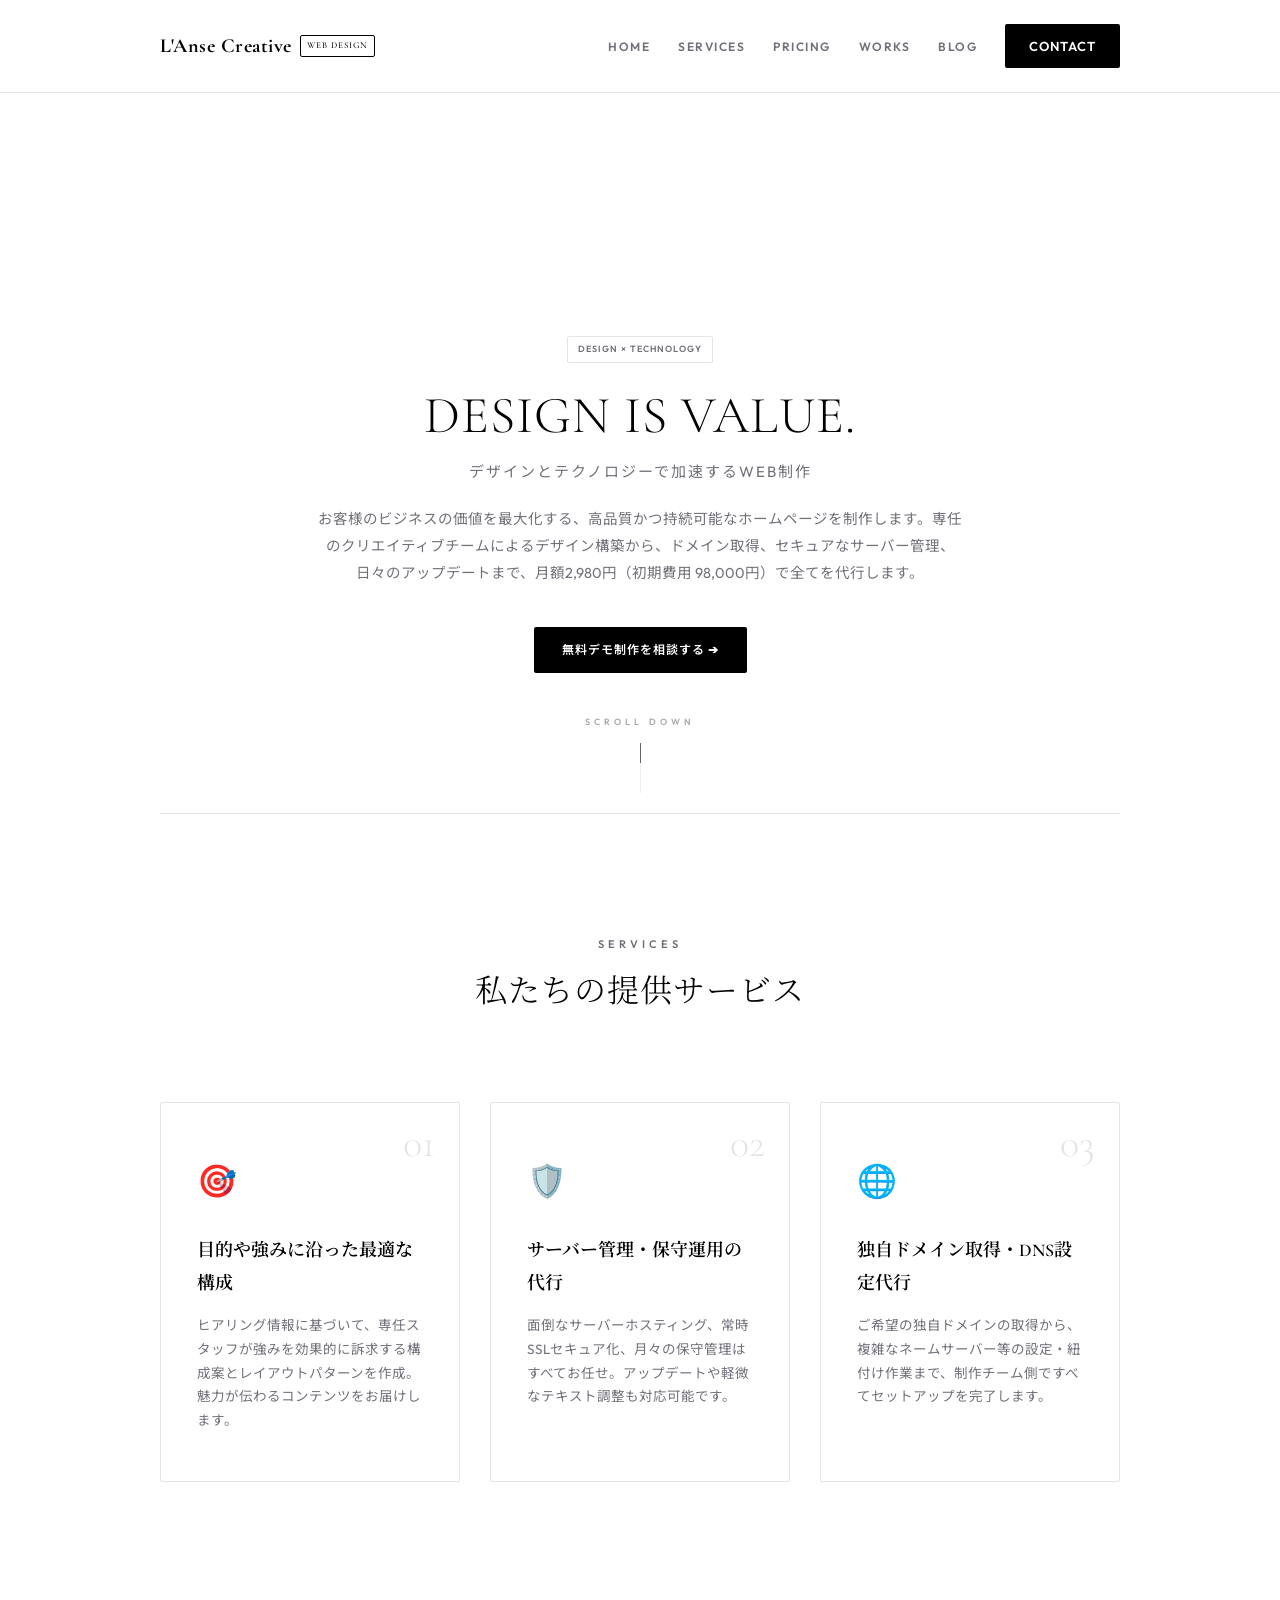
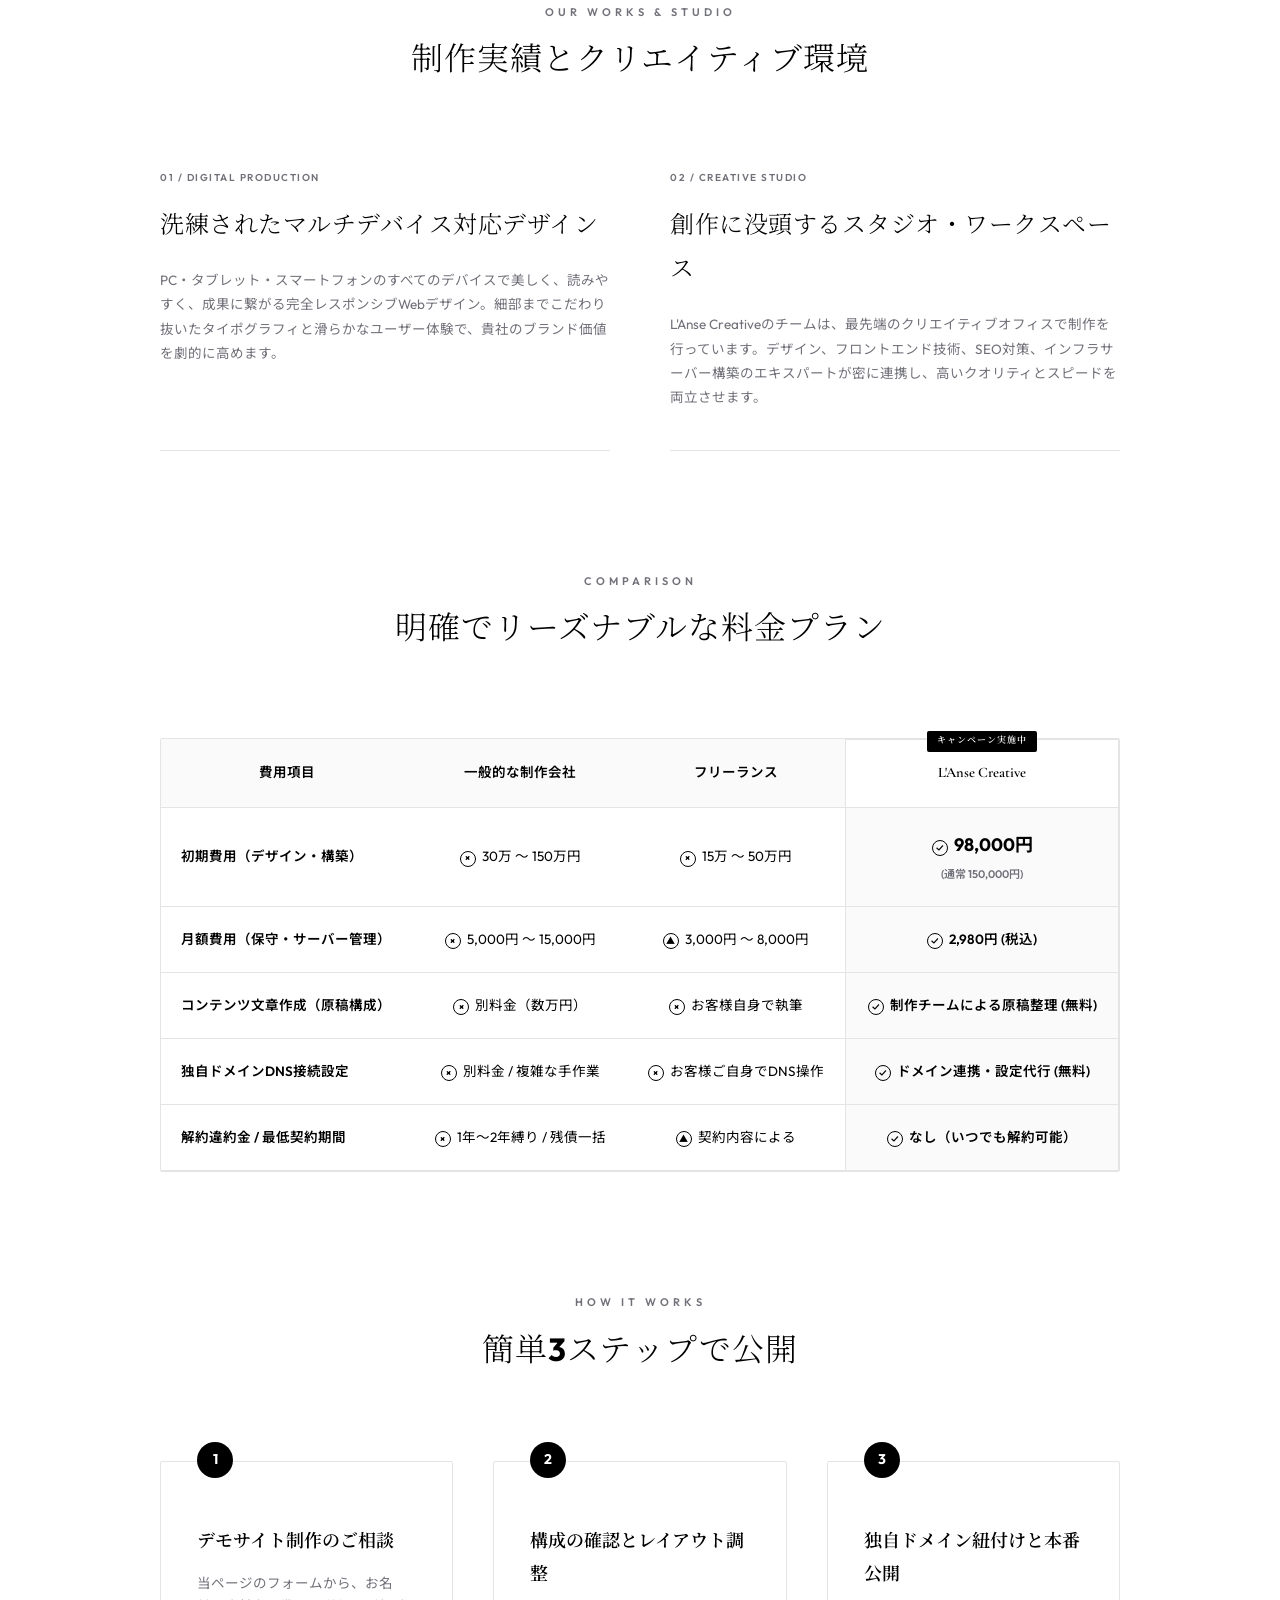
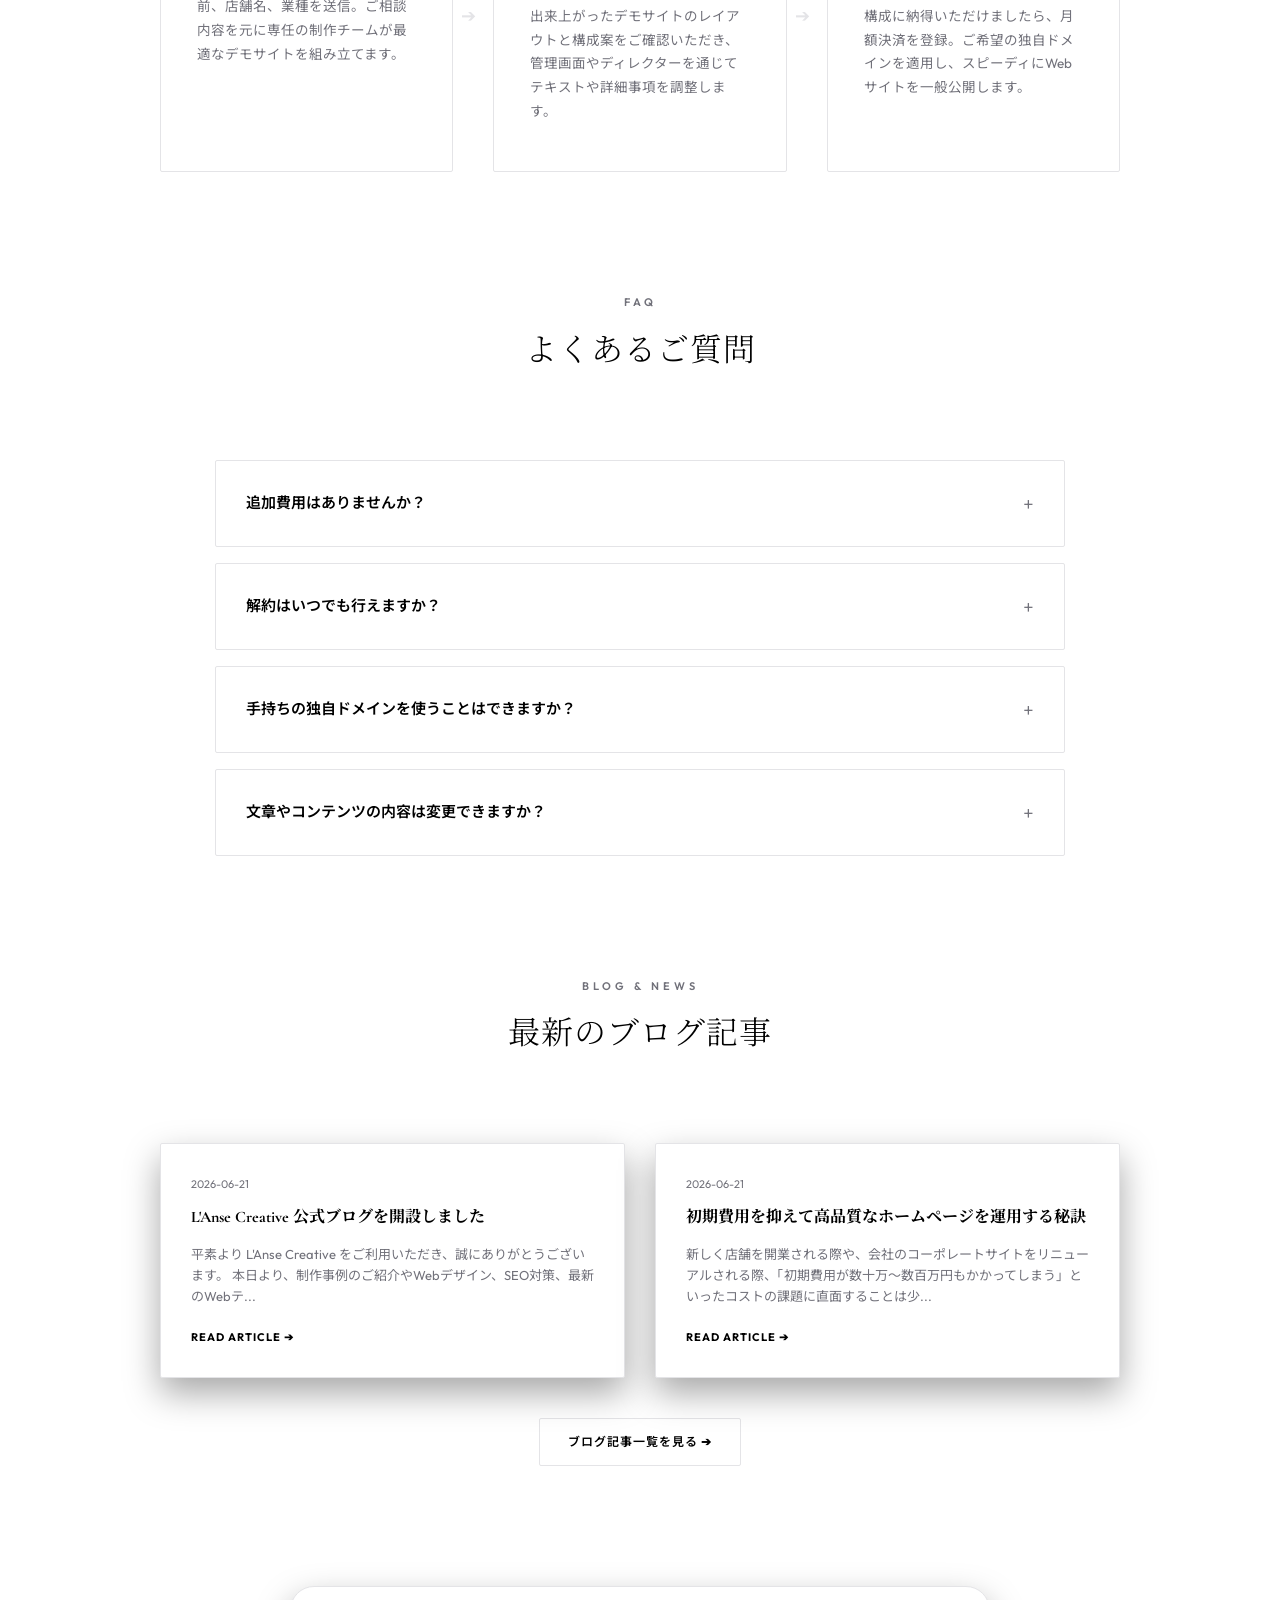
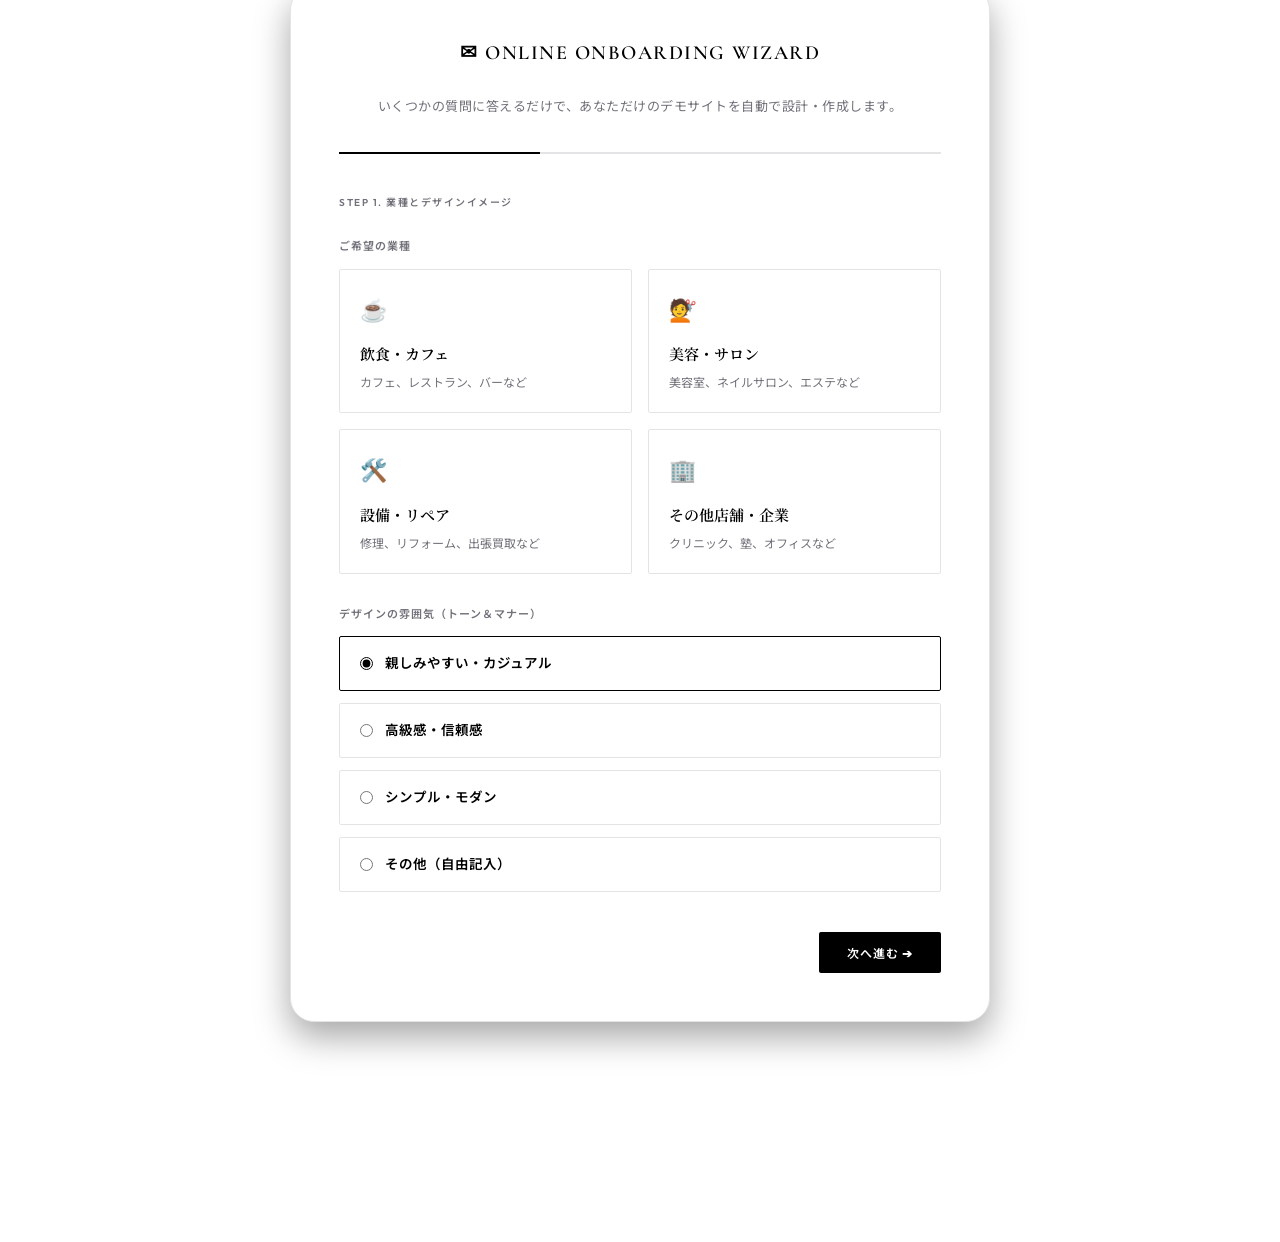
<file: index.html>
<!DOCTYPE html>
<html lang="ja">
<head>
  <meta charset="UTF-8">
  <meta name="viewport" content="width=device-width, initial-scale=1.0">
  <title>L'Anse Creative | 高品質ホームページ制作・運用保守パッケージ</title>
  <link rel="stylesheet" href="static/dashboard.css?v=1.0.6">
</head>
<body>

  <!-- Background Floating Shapes -->
  <div class="floating-shapes">
    <div class="shape shape-1"></div>
    <div class="shape shape-2"></div>
    <div class="shape shape-3"></div>
  </div>

  <!-- NAVBAR -->
  <header>
    <div class="nav-container">
      <a href="index.html" class="logo">L'Anse Creative<span>Web Design</span></a>
      <ul class="nav-menu">
        <li><a href="index.html" class="nav-link">HOME</a></li>
        <li><a href="#services-sec" class="nav-link">SERVICES</a></li>
        <li><a href="#pricing-sec" class="nav-link">PRICING</a></li>
        <li><a href="#works-sec" class="nav-link">WORKS</a></li>
        <li><a href="blog.html" class="nav-link">BLOG</a></li>
        <li><a href="#demoForm" class="btn btn-primary" style="padding: 10px 24px; font-size: 13px;">CONTACT</a></li>
      </ul>
    </div>
  </header>

  <div class="container">
    
    <!-- Success Alert -->
    <script>
      const urlParams = new URLSearchParams(window.location.search);
      if (urlParams.get('contact_success') === 'true') {
        document.write('<div class="alert alert-success">お問い合わせを受け付けました。ご記入いただいたメールアドレス宛てに、担当（susumu.miyashita@coedo-music.jp）よりご連絡いたします。</div>');
      }
    </script>

    <!-- HERO SECTION -->
    <div class="hero-wrapper">
      <div class="hero-container">
        <div class="hero-text">
          <div class="badge badge-warning" style="margin-bottom: 20px;">DESIGN × TECHNOLOGY</div>
          <h1>DESIGN IS VALUE.<span>デザインとテクノロジーで加速するWeb制作</span></h1>
          <p>お客様のビジネスの価値を最大化する、高品質かつ持続可能なホームページを制作します。専任のクリエイティブチームによるデザイン構築から、ドメイン取得、セキュアなサーバー管理、日々のアップデートまで、月額2,980円（初期費用 98,000円）で全てを代行します。</p>
          <a href="#demoForm" class="btn btn-primary">無料デモ制作を相談する ➔</a>
        </div>
        

      </div>
      
      <!-- Vertical Scroll Indicator -->
      <div class="scroll-indicator">
        <span>SCROLL DOWN</span>
        <div class="scroll-line"></div>
      </div>
    </div>

    <!-- SERVICES (3 FEATURES) -->
    <div class="section-title-wrap" id="services-sec">
      <span class="section-subtitle">Services</span>
      <h2 class="section-title">私たちの提供サービス</h2>
    </div>
    <div class="feature-list">
      <div class="feature-item">
        <div class="feature-number">01</div>
        <div class="feature-icon">🎯</div>
        <h3>目的や強みに沿った最適な構成</h3>
        <p>ヒアリング情報に基づいて、専任スタッフが強みを効果的に訴求する構成案とレイアウトパターンを作成。魅力が伝わるコンテンツをお届けします。</p>
      </div>
      <div class="feature-item">
        <div class="feature-number">02</div>
        <div class="feature-icon">🛡️</div>
        <h3>サーバー管理・保守運用の代行</h3>
        <p>面倒なサーバーホスティング、常時SSLセキュア化、月々の保守管理はすべてお任せ。アップデートや軽微なテキスト調整も対応可能です。</p>
      </div>
      <div class="feature-item">
        <div class="feature-number">03</div>
        <div class="feature-icon">🌐</div>
        <h3>独自ドメイン取得・DNS設定代行</h3>
        <p>ご希望の独自ドメインの取得から、複雑なネームサーバー等の設定・紐付け作業まで、制作チーム側ですべてセットアップを完了します。</p>
      </div>
    </div>

    <!-- WORKS & CREATIVE SPACE SECTION -->
    <div id="works-sec" style="margin-bottom: 120px;">
      <div class="section-title-wrap">
        <span class="section-subtitle">Our Works & Studio</span>
        <h2 class="section-title">制作実績とクリエイティブ環境</h2>
      </div>
      <div class="works-grid">
        <div class="work-item">
          <div class="work-info">
            <span class="work-category">01 / DIGITAL PRODUCTION</span>
            <h3 class="work-title">洗練されたマルチデバイス対応デザイン</h3>
            <p class="work-desc">PC・タブレット・スマートフォンのすべてのデバイスで美しく、読みやすく、成果に繋がる完全レスポンシブWebデザイン。細部までこだわり抜いたタイポグラフィと滑らかなユーザー体験で、貴社のブランド価値を劇的に高めます。</p>
          </div>
        </div>
        <div class="work-item">
          <div class="work-info">
            <span class="work-category">02 / CREATIVE STUDIO</span>
            <h3 class="work-title">創作に没頭するスタジオ・ワークスペース</h3>
            <p class="work-desc">L'Anse Creativeのチームは、最先端のクリエイティブオフィスで制作を行っています。デザイン、フロントエンド技術、SEO対策、インフラサーバー構築のエキスパートが密に連携し、高いクオリティとスピードを両立させます。</p>
          </div>
        </div>
      </div>
    </div>
    
    <!-- PRICING SECTION -->
    <div class="pricing-section" id="pricing-sec">
      <div class="section-title-wrap">
        <span class="section-subtitle">Comparison</span>
        <h2 class="section-title">明確でリーズナブルな料金プラン</h2>
      </div>
      <div class="pricing-table-wrapper">
        <table class="pricing-table">
          <thead>
            <tr>
              <th>費用項目</th>
              <th>一般的な制作会社</th>
              <th>フリーランス</th>
              <th class="highlight">
                <div class="pricing-badge-wrap">
                  <span class="pricing-badge">キャンペーン実施中</span>
                </div>
                L'Anse Creative
              </th>
            </tr>
          </thead>
          <tbody>
            <tr>
              <td class="feature-name">初期費用（デザイン・構築）</td>
              <td><span class="pricing-val"><span class="status-icon bad emphasized">×</span>30万 〜 150万円</span></td>
              <td><span class="pricing-val"><span class="status-icon bad emphasized">×</span>15万 〜 50万円</span></td>
              <td class="highlight"><span class="pricing-val"><div class="pricing-mobile-badge">キャンペーン実施中</div><span class="status-icon good">✓</span><span style="font-size:18px;font-weight:700;">98,000円</span><br><span style="font-size:11px;color:var(--text-muted);">(通常 150,000円)</span></span></td>
            </tr>
            <tr>
              <td class="feature-name">月額費用（保守・サーバー管理）</td>
              <td><span class="pricing-val"><span class="status-icon bad emphasized">×</span>5,000円 〜 15,000円</span></td>
              <td><span class="pricing-val"><span class="status-icon warning emphasized">▲</span>3,000円 〜 8,000円</span></td>
              <td class="highlight"><span class="pricing-val"><span class="status-icon good">✓</span>2,980円 (税込)</span></td>
            </tr>
            <tr>
              <td class="feature-name">コンテンツ文章作成（原稿構成）</td>
              <td><span class="pricing-val"><span class="status-icon bad emphasized">×</span>別料金（数万円）</span></td>
              <td><span class="pricing-val"><span class="status-icon bad emphasized">×</span>お客様自身で執筆</span></td>
              <td class="highlight"><span class="pricing-val"><span class="status-icon good">✓</span>制作チームによる原稿整理 (無料)</span></td>
            </tr>
            <tr>
              <td class="feature-name">独自ドメインDNS接続設定</td>
              <td><span class="pricing-val"><span class="status-icon bad emphasized">×</span>別料金 / 複雑な手作業</span></td>
              <td><span class="pricing-val"><span class="status-icon bad emphasized">×</span>お客様ご自身でDNS操作</span></td>
              <td class="highlight"><span class="pricing-val"><span class="status-icon good">✓</span>ドメイン連携・設定代行 (無料)</span></td>
            </tr>
            <tr>
              <td class="feature-name">解約違約金 / 最低契約期間</td>
              <td><span class="pricing-val"><span class="status-icon bad emphasized">×</span>1年〜2年縛り / 残債一括</span></td>
              <td><span class="pricing-val"><span class="status-icon warning emphasized">▲</span>契約内容による</span></td>
              <td class="highlight"><span class="pricing-val"><span class="status-icon good">✓</span>なし（いつでも解約可能）</span></td>
            </tr>
          </tbody>
        </table>
      </div>
    </div>

    <!-- STEPS SECTION -->
    <div class="steps-section">
      <div class="section-title-wrap">
        <span class="section-subtitle">How it works</span>
        <h2 class="section-title">簡単<span style="font-family:var(--font-family);font-weight:700;">3</span>ステップで公開</h2>
      </div>
      <div class="steps-grid">
        <div class="step-card">
          <span class="step-number">1</span>
          <h3>デモサイト制作のご相談</h3>
          <p>当ページのフォームから、お名前、店舗名、業種を送信。ご相談内容を元に専任の制作チームが最適なデモサイトを組み立てます。</p>
        </div>
        <div class="step-card">
          <span class="step-number">2</span>
          <h3>構成の確認とレイアウト調整</h3>
          <p>出来上がったデモサイトのレイアウトと構成案をご確認いただき、管理画面やディレクターを通じてテキストや詳細事項を調整します。</p>
        </div>
        <div class="step-card">
          <span class="step-number">3</span>
          <h3>独自ドメイン紐付けと本番公開</h3>
          <p>構成に納得いただけましたら、月額決済を登録。ご希望の独自ドメインを適用し、スピーディにWebサイトを一般公開します。</p>
        </div>
      </div>
    </div>

    <!-- FAQ SECTION -->
    <div class="faq-section">
      <div class="section-title-wrap">
        <span class="section-subtitle">FAQ</span>
        <h2 class="section-title">よくあるご質問</h2>
      </div>
      <div class="faq-list">
        <div class="faq-item">
          <div class="faq-question">追加費用はありませんか？</div>
          <div class="faq-answer">
            <div class="faq-answer-inner">
              はい、初期費用98,000円（通常150,000円・税込）と月額2,980円（税込）以外に追加の費用は一切発生しません。ドメインの接続設定や常時SSL対応、サーバー維持費、日々の保守管理サービスなどはすべて月額費用に含まれております。
            </div>
          </div>
        </div>
        <div class="faq-item">
          <div class="faq-question">解約はいつでも行えますか？</div>
          <div class="faq-answer">
            <div class="faq-answer-inner">
              はい、契約期間の縛りや解約違約金などは一切ございません。
            </div>
          </div>
        </div>
        <div class="faq-item">
          <div class="faq-question">手持ちの独自ドメインを使うことはできますか？</div>
          <div class="faq-answer">
            <div class="faq-answer-inner">
              はい、お客様がすでにお持ちの独自ドメイン（お名前.comやムームードメイン等の管理ドメイン）を紐付けて本番サイトとして公開できます。
            </div>
          </div>
        </div>
        <div class="faq-item">
          <div class="faq-question">文章やコンテンツの内容は変更できますか？</div>
          <div class="faq-answer">
            <div class="faq-answer-inner">
              はい、デモ作成後に提供される専用管理画面から、キャッチコピー、紹介文、各種メニューやプランのテキスト内容をいつでも自由に変更・更新していただけます。
            </div>
          </div>
        </div>
      </div>
    </div>

    <!-- RECENT BLOGS SECTION -->
    
      <div class="blog-preview-section" style="margin: 120px 0;">
        <div class="section-title-wrap">
          <span class="section-subtitle">Blog & News</span>
          <h2 class="section-title">最新のブログ記事</h2>
        </div>
        <div class="blog-preview-grid" style="display: grid; grid-template-columns: repeat(auto-fit, minmax(280px, 1fr)); gap: 30px; margin-top: 40px;">
          
            <article class="blog-preview-card card" style="padding: 30px; display: flex; flex-direction: column; justify-content: space-between; border-radius: 2px;">
              <div>
                <span style="font-size: 11px; color: var(--text-muted); display: block; margin-bottom: 8px;">2026-06-21</span>
                <h3 style="font-size: 16px; font-weight: 700; margin-bottom: 12px; font-family: var(--font-header);"><a href="blog_detail_1.html" style="color: var(--text-main);">L'Anse Creative 公式ブログを開設しました</a></h3>
                <p style="font-size: 13px; color: var(--text-muted); line-height: 1.6; margin-bottom: 20px;">平素より L'Anse Creative をご利用いただき、誠にありがとうございます。

本日より、制作事例のご紹介やWebデザイン、SEO対策、最新のWebテ...</p>
              </div>
              <a href="blog_detail_1.html" style="font-size: 11px; font-weight: 700; color: var(--text-main); text-transform: uppercase; letter-spacing: 1px;">READ ARTICLE ➔</a>
            </article>
          
            <article class="blog-preview-card card" style="padding: 30px; display: flex; flex-direction: column; justify-content: space-between; border-radius: 2px;">
              <div>
                <span style="font-size: 11px; color: var(--text-muted); display: block; margin-bottom: 8px;">2026-06-21</span>
                <h3 style="font-size: 16px; font-weight: 700; margin-bottom: 12px; font-family: var(--font-header);"><a href="blog_detail_2.html" style="color: var(--text-main);">初期費用を抑えて高品質なホームページを運用する秘訣</a></h3>
                <p style="font-size: 13px; color: var(--text-muted); line-height: 1.6; margin-bottom: 20px;">新しく店舗を開業される際や、会社のコーポレートサイトをリニューアルされる際、「初期費用が数十万〜数百万円もかかってしまう」といったコストの課題に直面することは少...</p>
              </div>
              <a href="blog_detail_2.html" style="font-size: 11px; font-weight: 700; color: var(--text-main); text-transform: uppercase; letter-spacing: 1px;">READ ARTICLE ➔</a>
            </article>
          
        </div>
        <div style="text-align: center; margin-top: 40px;">
          <a href="blog.html" class="btn btn-secondary">ブログ記事一覧を見る ➔</a>
        </div>
      </div>
    

    <!-- CONTACT FORM SECTION -->
    <div style="display:flex; justify-content:center; margin-bottom: 120px;">
      <div class="card" id="demoForm" style="max-width: 700px; width: 100%; padding: 48px;">
        <h2 class="card-title" style="text-align: center; font-size: 20px; font-weight: 600; margin-bottom: 10px; border-bottom: none; letter-spacing: 1.5px; text-transform: uppercase;">✉ ONLINE ONBOARDING WIZARD</h2>
        <p style="text-align: center; font-size: 13px; color: var(--text-muted); margin-bottom: 35px; letter-spacing: 0.5px; line-height: 1.6;">いくつかの質問に答えるだけで、あなただけのデモサイトを自動で設計・作成します。</p>
        
        <!-- Progress Bar -->
        <div class="wizard-progress-bar-wrap">
          <div class="wizard-progress-bar" id="wizardProgress"></div>
        </div>

        <form action="https://api.web3forms.com/submit" method="POST" id="wizardForm">
          <!-- Web3Forms Config -->
          <input type="hidden" name="access_key" value="af7913ef-c4b6-428c-baf5-cd7367700275">
          <input type="hidden" name="subject" value="【L'Anse Creative】新しいデモ制作・お問い合わせが届きました">
          <input type="hidden" name="from_name" value="L'Anse Creative お問い合わせ窓口">
          <input type="checkbox" name="botcheck" class="hidden" style="display: none;">
          <input type="hidden" name="redirect" value="https://myst0518.github.io/L-Anse-Creative/?contact_success=true">
          <!-- Step 1: Industry & Vibe -->
          <div class="wizard-step active" id="step1">
            <span class="wizard-subtitle">STEP 1. 業種とデザインイメージ</span>
            
            <div class="form-group">
              <label style="margin-bottom: 12px;">ご希望の業種</label>
              <input type="hidden" name="industry" id="industryInput" value="">
              <div class="select-card-grid">
                <div class="select-card" data-val="飲食・カフェ">
                  <div class="select-card-icon">☕</div>
                  <div class="select-card-title">飲食・カフェ</div>
                  <div class="select-card-desc">カフェ、レストラン、バーなど</div>
                </div>
                <div class="select-card" data-val="美容・サロン">
                  <div class="select-card-icon">💇</div>
                  <div class="select-card-title">美容・サロン</div>
                  <div class="select-card-desc">美容室、ネイルサロン、エステなど</div>
                </div>
                <div class="select-card" data-val="設備・リペア">
                  <div class="select-card-icon">🛠️</div>
                  <div class="select-card-title">設備・リペア</div>
                  <div class="select-card-desc">修理、リフォーム、出張買取など</div>
                </div>
                <div class="select-card" data-val="その他店舗・企業">
                  <div class="select-card-icon">🏢</div>
                  <div class="select-card-title">その他店舗・企業</div>
                  <div class="select-card-desc">クリニック、塾、オフィスなど</div>
                </div>
              </div>
            </div>

            <div class="form-group" style="margin-top: 30px;">
              <label style="margin-bottom: 12px;">デザインの雰囲気（トーン＆マナー）</label>
              <input type="hidden" name="tone" id="toneInput" value="親しみやすい">
              <div class="vibe-option-grid">
                <div class="vibe-option active" data-val="親しみやすい">
                  <input type="radio" name="tone_radio" checked>
                  <span class="vibe-option-text">親しみやすい・カジュアル</span>
                </div>
                <div class="vibe-option" data-val="高級感がある">
                  <input type="radio" name="tone_radio">
                  <span class="vibe-option-text">高級感・信頼感</span>
                </div>
                <div class="vibe-option" data-val="シンプル・モダン">
                  <input type="radio" name="tone_radio">
                  <span class="vibe-option-text">シンプル・モダン</span>
                </div>
                <div class="vibe-option" data-val="その他">
                  <input type="radio" name="tone_radio">
                  <span class="vibe-option-text">その他（自由記入）</span>
                </div>
              </div>
              <!-- その他を選んだ場合のテキスト入力欄 -->
              <div id="toneOtherWrap" style="display:none; margin-top: 12px;">
                <input type="text" id="toneOtherInput" class="form-control" placeholder="例：ポップで元気、和風・落ち着いた、アウトドア系 など" oninput="document.getElementById('toneInput').value = this.value || 'その他'">
              </div>
            </div>

            <div class="wizard-navigation">
              <div></div> <!-- empty placeholder to push right -->
              <button type="button" class="btn btn-primary" onclick="nextStep(1)">次へ進む ➔</button>
            </div>
          </div>

          <!-- Step 2: Site details -->
          <div class="wizard-step" id="step2">
            <span class="wizard-subtitle">STEP 2. 店舗情報と強み</span>
            
            <div class="form-group">
              <label for="company">店舗名・サービス名 <span style="color:var(--text-muted); font-size: 10px;">(必須)</span></label>
              <input type="text" id="company" name="company" class="form-control" placeholder="例：カフェ・ランセ、株式会社コエド">
            </div>

            <div class="form-group">
              <label for="strengths">お店の強みやアピールポイント <span style="color:var(--text-muted); font-size: 10px;">(必須)</span></label>
              <textarea id="strengths" name="strengths" class="form-control" placeholder="例：駅から徒歩3分、無添加オーガニック食材、深夜2時まで営業など、アピールしたい魅力を箇条書きでも構いません。"></textarea>
            </div>

            <div class="form-group">
              <label for="target">ターゲット層 <span style="color:var(--text-muted); font-size: 10px;">(必須)</span></label>
              <input type="text" id="target" name="target" class="form-control" placeholder="例：30代の働く女性、週末にリラックスしたいファミリー層など">
            </div>

            <div class="wizard-navigation">
              <button type="button" class="btn btn-secondary" onclick="prevStep(2)">⬅ 戻る</button>
              <button type="button" class="btn btn-primary" onclick="nextStep(2)">次へ進む ➔</button>
            </div>
          </div>

          <!-- Step 3: Contact Info & Message -->
          <div class="wizard-step" id="step3">
            <span class="wizard-subtitle">STEP 3. お客様情報の入力</span>
            
            <div class="form-group">
              <label for="name">お名前 <span style="color:var(--text-muted); font-size: 10px;">(必須)</span></label>
              <input type="text" id="name" name="name" class="form-control" placeholder="例：山田 太郎" required>
            </div>

            <div class="form-group">
              <label for="email">メールアドレス <span style="color:var(--text-muted); font-size: 10px;">(必須)</span></label>
              <input type="email" id="email" name="email" class="form-control" placeholder="例：yamada@example.com" required>
            </div>

            <div class="form-group">
              <label for="phone">電話番号</label>
              <input type="tel" id="phone" name="phone" class="form-control" placeholder="例：090-1234-5678">
            </div>

            <div class="form-group">
              <label for="message">ご質問・追加の要望など</label>
              <textarea id="message" name="message" class="form-control" style="min-height: 80px;" placeholder="ご希望の独自ドメインの案や、その他質問事項がございましたらご自由に入力ください。"></textarea>
            </div>

            <div class="wizard-navigation">
              <button type="button" class="btn btn-secondary" onclick="prevStep(3)">⬅ 戻る</button>
              <button type="button" class="btn btn-primary" onclick="submitWizard()">無料デモ制作を依頼する 🚀</button>
            </div>
          </div>
        </form>
      </div>
    </div>
    
  </div>

  <script>


    // Smooth FAQ Accordion
    const faqItems = document.querySelectorAll('.faq-item');
    faqItems.forEach(item => {
      const question = item.querySelector('.faq-question');
      const answer = item.querySelector('.faq-answer');
      
      question.addEventListener('click', () => {
        const isActive = item.classList.contains('active');
        
        faqItems.forEach(otherItem => {
          otherItem.classList.remove('active');
          const otherAns = otherItem.querySelector('.faq-answer');
          otherAns.style.maxHeight = '0px';
        });
        
        if (!isActive) {
          item.classList.add('active');
          answer.style.maxHeight = answer.scrollHeight + 'px';
        }
      });
    });

    // Onboarding Wizard JS Logic
    let currentStepNum = 1;
    
    // Select Industry Card click handler
    const industryCards = document.querySelectorAll('.select-card');
    const industryInput = document.getElementById('industryInput');
    industryCards.forEach(card => {
      card.addEventListener('click', () => {
        industryCards.forEach(c => c.classList.remove('active'));
        card.classList.add('active');
        industryInput.value = card.getAttribute('data-val');
      });
    });

    // Select Vibe Radio Click handler
    const vibeOptions = document.querySelectorAll('.vibe-option');
    const toneInput = document.getElementById('toneInput');
    const toneOtherWrap = document.getElementById('toneOtherWrap');
    const toneOtherInput = document.getElementById('toneOtherInput');
    vibeOptions.forEach(opt => {
      opt.addEventListener('click', () => {
        vibeOptions.forEach(o => o.classList.remove('active'));
        opt.classList.add('active');
        opt.querySelector('input[type="radio"]').checked = true;
        const val = opt.getAttribute('data-val');
        if (val === 'その他') {
          toneOtherWrap.style.display = 'block';
          toneInput.value = toneOtherInput.value || 'その他';
          toneOtherInput.focus();
        } else {
          toneOtherWrap.style.display = 'none';
          toneOtherInput.value = '';
          toneInput.value = val;
        }
      });
    });

    function updateProgressBar() {
      const progressBar = document.getElementById('wizardProgress');
      const percent = (currentStepNum / 3) * 100;
      progressBar.style.width = `${percent}%`;
    }

    function nextStep(step) {
      if (step === 1) {
        if (!industryInput.value) {
          alert('ご希望の業種を選択してください。');
          return;
        }
        document.getElementById('step1').classList.remove('active');
        document.getElementById('step2').classList.add('active');
        currentStepNum = 2;
      } else if (step === 2) {
        const companyVal = document.getElementById('company').value.trim();
        const strengthsVal = document.getElementById('strengths').value.trim();
        const targetVal = document.getElementById('target').value.trim();
        if (!companyVal || !strengthsVal || !targetVal) {
          alert('店舗名、強み、ターゲット層は必須項目です。すべてご入力ください。');
          return;
        }
        document.getElementById('step2').classList.remove('active');
        document.getElementById('step3').classList.add('active');
        currentStepNum = 3;
      }
      updateProgressBar();
    }

    function prevStep(step) {
      if (step === 2) {
        document.getElementById('step2').classList.remove('active');
        document.getElementById('step1').classList.add('active');
        currentStepNum = 1;
      } else if (step === 3) {
        document.getElementById('step3').classList.remove('active');
        document.getElementById('step2').classList.add('active');
        currentStepNum = 2;
      }
      updateProgressBar();
    }

    function submitWizard() {
      const nameVal = document.getElementById('name').value.trim();
      const emailVal = document.getElementById('email').value.trim();
      if (!nameVal || !emailVal) {
        alert('お名前とメールアドレスは必須項目です。');
        return;
      }
      document.getElementById('wizardForm').submit();
    }
    
    // Set initial progress bar
    updateProgressBar();
  </script>
</body>
</html>
</file>
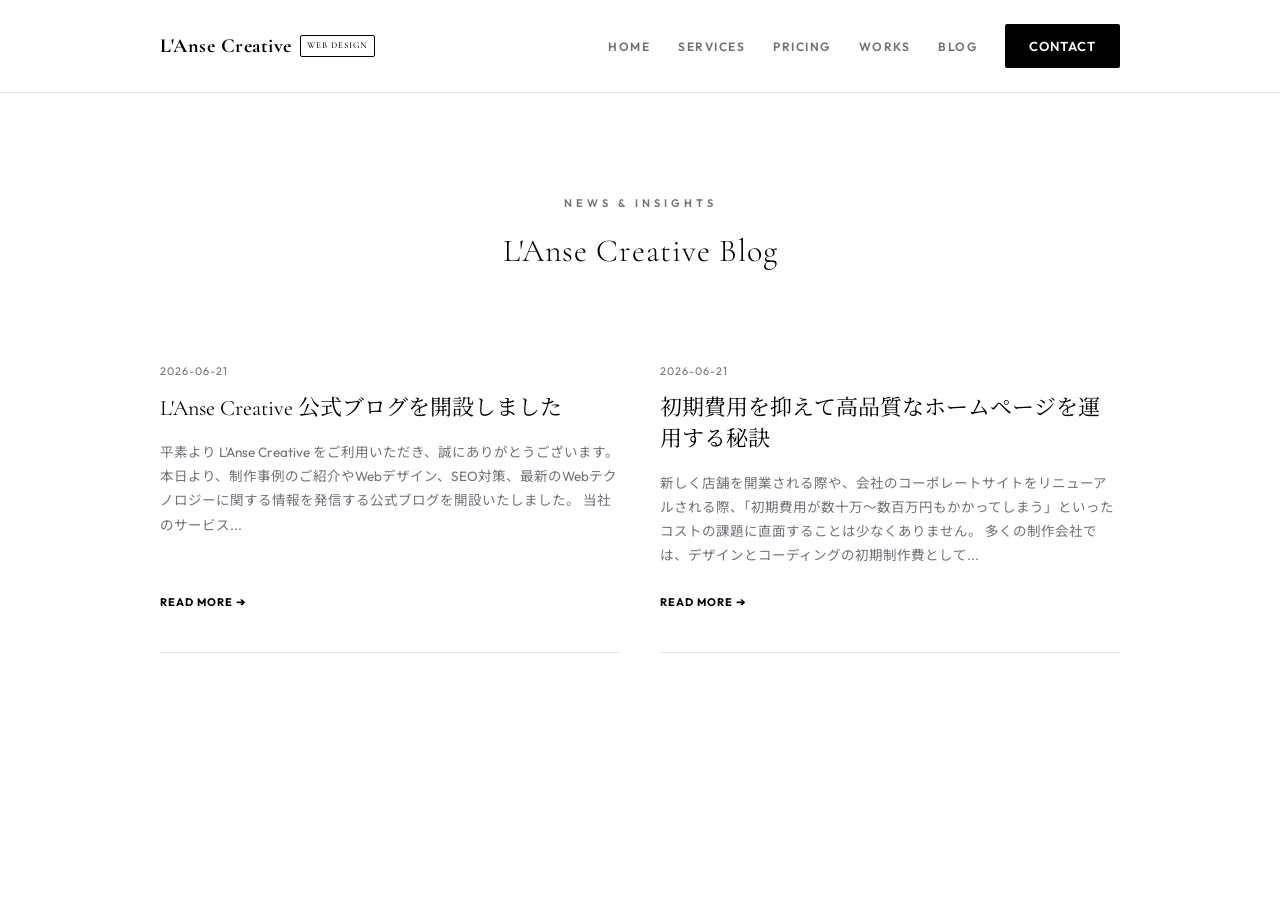
<file: blog.html>
<!DOCTYPE html>
<html lang="ja">
<head>
  <meta charset="UTF-8">
  <meta name="viewport" content="width=device-width, initial-scale=1.0">
  <title>BLOG | L'Anse Creative</title>
  <link rel="stylesheet" href="static/dashboard.css?v=1.0.5">
</head>
<body>

  <!-- NAVBAR -->
  <header>
    <div class="nav-container">
      <a href="index.html" class="logo">L'Anse Creative<span>Web Design</span></a>
      <ul class="nav-menu">
        <li><a href="index.html" class="nav-link">HOME</a></li>
        <li><a href="index.html#services-sec" class="nav-link">SERVICES</a></li>
        <li><a href="index.html#pricing-sec" class="nav-link">PRICING</a></li>
        <li><a href="index.html#works-sec" class="nav-link">WORKS</a></li>
        <li><a href="blog.html" class="nav-link">BLOG</a></li>
        <li><a href="index.html#demoForm" class="btn btn-primary" style="padding: 10px 24px; font-size: 13px;">CONTACT</a></li>
      </ul>
    </div>
  </header>

  <div class="container">
    <div class="section-title-wrap">
      <span class="section-subtitle">News & Insights</span>
      <h2 class="section-title">L'Anse Creative Blog</h2>
    </div>

    <div class="blog-list-wrapper">
      
        <div class="blog-grid">
          
            <article class="blog-item">
              <span class="blog-date">2026-06-21</span>
              <h3 class="blog-title"><a href="blog_detail_1.html">L'Anse Creative 公式ブログを開設しました</a></h3>
              <p class="blog-excerpt">平素より L'Anse Creative をご利用いただき、誠にありがとうございます。

本日より、制作事例のご紹介やWebデザイン、SEO対策、最新のWebテクノロジーに関する情報を発信する公式ブログを開設いたしました。

当社のサービス...</p>
              <a href="blog_detail_1.html" class="blog-more-link">READ MORE ➔</a>
            </article>
          
            <article class="blog-item">
              <span class="blog-date">2026-06-21</span>
              <h3 class="blog-title"><a href="blog_detail_2.html">初期費用を抑えて高品質なホームページを運用する秘訣</a></h3>
              <p class="blog-excerpt">新しく店舗を開業される際や、会社のコーポレートサイトをリニューアルされる際、「初期費用が数十万〜数百万円もかかってしまう」といったコストの課題に直面することは少なくありません。

多くの制作会社では、デザインとコーディングの初期制作費として...</p>
              <a href="blog_detail_2.html" class="blog-more-link">READ MORE ➔</a>
            </article>
          
        </div>
      
    </div>
  </div>

</body>
</html>
</file>
<file: static/dashboard.css>
@import url('https://fonts.googleapis.com/css2?family=Cormorant+Garamond:ital,wght@0,300;0,400;0,600;0,700;1,400&family=Noto+Serif+JP:wght@300;400;500;700;900&family=Outfit:wght@300;400;500;600;700&family=Noto+Sans+JP:wght@300;400;500;700&display=swap');

:root {
  --bg-main: #ffffff;
  --bg-card: #ffffff;
  --bg-card-hover: #fafafa;
  --text-main: #000000;
  --text-muted: #71717a;
  --primary: #000000;
  --accent-color: #000000;
  --gradient-primary: #000000;
  --border-color: #e4e4e7;
  --border-hover: #000000;
  --max-width: 1000px;
  --font-family: 'Outfit', 'Noto Sans JP', sans-serif;
  --font-header: 'Cormorant Garamond', 'Noto Serif JP', serif;
  --transition: all 0.5s cubic-bezier(0.16, 1, 0.3, 1);
  --glow: none;
  --success: #000000;
  --danger: #71717a;
}

* {
  margin: 0;
  padding: 0;
  box-sizing: border-box;
}

body {
  background-color: var(--bg-main);
  background-image: none;
  color: var(--text-main);
  font-family: var(--font-family);
  line-height: 1.85;
  font-size: 15px;
  -webkit-font-smoothing: antialiased;
  overflow-x: hidden;
}

a {
  color: inherit;
  text-decoration: none;
  transition: var(--transition);
}

/* Floating Shapes in Background - disabled for minimalism */
.floating-shapes {
  display: none;
}

.shape {
  display: none;
}

/* Header Navbar */
header {
  background-color: rgba(255, 255, 255, 0.95);
  backdrop-filter: blur(20px);
  -webkit-backdrop-filter: blur(20px);
  position: sticky;
  top: 0;
  z-index: 100;
  border-bottom: 1px solid var(--border-color);
  transition: var(--transition);
}

.nav-container {
  max-width: var(--max-width);
  margin: 0 auto;
  padding: 24px 20px;
  display: flex;
  justify-content: space-between;
  align-items: center;
}

.logo {
  font-family: var(--font-header);
  font-size: 20px;
  font-weight: 700;
  letter-spacing: 0.5px;
  color: #000;
  display: flex;
  align-items: center;
  gap: 8px;
}

.logo span {
  font-size: 9px;
  font-weight: 500;
  letter-spacing: 1px;
  color: var(--text-main);
  border: 1px solid var(--text-main);
  padding: 2px 6px;
  border-radius: 2px;
  text-transform: uppercase;
}

.nav-menu {
  display: flex;
  list-style: none;
  gap: 28px;
  align-items: center;
}

.nav-link {
  color: var(--text-muted);
  font-family: var(--font-family);
  font-size: 12px;
  font-weight: 600;
  letter-spacing: 1.5px;
  position: relative;
  padding: 4px 0;
  text-transform: uppercase;
  transition: var(--transition);
}

.nav-link::after {
  content: '';
  position: absolute;
  bottom: 0;
  left: 0;
  width: 0;
  height: 1px;
  background-color: var(--text-main);
  transition: var(--transition);
}

.nav-link:hover {
  color: var(--text-main);
}

.nav-link:hover::after {
  width: 100%;
}

.btn-login {
  background-color: transparent;
  border: 1px solid var(--border-color);
  padding: 6px 16px;
  border-radius: 2px;
  font-weight: 600;
  font-size: 12px;
  font-family: var(--font-family);
  letter-spacing: 1px;
  text-transform: uppercase;
}

.btn-login:hover {
  background-color: var(--text-main);
  color: #fff;
  border-color: var(--text-main);
  transform: none;
}

/* Layout Containers */
.container {
  max-width: var(--max-width);
  margin: 0 auto;
  padding: 100px 20px;
  position: relative;
  z-index: 1;
}

/* Cards & Grid */
.dashboard-grid {
  display: grid;
  grid-template-columns: 1.2fr 2fr;
  gap: 30px;
}

.card {
  background-color: var(--bg-card);
  backdrop-filter: blur(12px);
  -webkit-backdrop-filter: blur(12px);
  border: 1px solid var(--border-color);
  border-radius: 24px;
  padding: 40px;
  box-shadow: 0 15px 35px rgba(0, 0, 0, 0.35);
  transition: var(--transition);
  position: relative;
  overflow: hidden;
}

.card::before {
  content: '';
  position: absolute;
  top: 0;
  left: 0;
  width: 100%;
  height: 100%;
  background: linear-gradient(135deg, rgba(168, 85, 247, 0.04) 0%, rgba(6, 182, 212, 0.04) 100%);
  opacity: 0;
  transition: var(--transition);
  z-index: 0;
  pointer-events: none;
}

.card:hover {
  transform: translateY(-6px);
  border-color: var(--border-hover);
  box-shadow: var(--glow);
}

.card:hover::before {
  opacity: 1;
}

.card * {
  position: relative;
  z-index: 1;
}

.card-title {
  font-family: var(--font-header);
  font-size: 20px;
  font-weight: 600;
  letter-spacing: 0.5px;
  margin-bottom: 24px;
  border-bottom: 1px solid var(--border-color);
  padding-bottom: 14px;
  color: var(--text-main);
}

/* Forms styling */
.form-group {
  margin-bottom: 24px;
}

label {
  display: block;
  font-size: 11px;
  font-weight: 600;
  text-transform: uppercase;
  letter-spacing: 1px;
  color: var(--text-muted);
  margin-bottom: 8px;
}

.form-control {
  width: 100%;
  background-color: #ffffff;
  border: 1px solid var(--border-color);
  border-radius: 2px;
  padding: 12px 16px;
  color: var(--text-main);
  font-size: 14px;
  font-family: var(--font-family);
  transition: var(--transition);
}

.form-control:focus {
  outline: none;
  border-color: var(--text-main);
  background-color: #ffffff;
  box-shadow: none;
}

textarea.form-control {
  resize: vertical;
  min-height: 120px;
}

select.form-control {
  appearance: none;
  background-image: url("data:image/svg+xml,%3Csvg xmlns='http://www.w3.org/2000/svg' fill='none' viewBox='0 0 24 24' stroke='%2371717a'%3E%3Cpath stroke-linecap='round' stroke-linejoin='round' stroke-width='2' d='M19 9l-7 7-7-7'/%3E%3C/svg%3E");
  background-repeat: no-repeat;
  background-position: right 16px center;
  background-size: 16px;
  padding-right: 40px;
}

/* Buttons */
.btn {
  display: inline-flex;
  align-items: center;
  justify-content: center;
  padding: 12px 28px;
  border-radius: 2px;
  font-weight: 600;
  font-size: 12px;
  font-family: var(--font-family);
  cursor: pointer;
  border: none;
  transition: var(--transition);
  gap: 10px;
  letter-spacing: 1px;
  text-transform: uppercase;
}

.btn-primary {
  background: var(--text-main);
  color: #ffffff;
  box-shadow: none;
}

.btn-primary:hover {
  background-color: #333333;
  color: #ffffff;
  transform: none;
  box-shadow: none;
}

.btn-secondary {
  background-color: transparent;
  border: 1px solid var(--border-color);
  color: var(--text-main);
}

.btn-secondary:hover {
  background-color: var(--text-main);
  color: #ffffff;
  border-color: var(--text-main);
}

.btn-block {
  display: flex;
  width: 100%;
}

/* Badges */
.badge {
  display: inline-flex;
  padding: 4px 10px;
  border-radius: 2px;
  font-size: 9px;
  font-weight: 600;
  font-family: var(--font-family);
  letter-spacing: 1px;
  text-transform: uppercase;
}

.badge-success {
  background-color: transparent;
  color: var(--text-main);
  border: 1px solid var(--text-main);
}

.badge-warning {
  background-color: transparent;
  color: var(--text-muted);
  border: 1px solid var(--border-color);
}

.badge-danger {
  background-color: transparent;
  color: #71717a;
  border: 1px solid #71717a;
}

/* Chat box inside Mypage */
.chat-container {
  display: flex;
  flex-direction: column;
  height: 380px;
  background-color: #ffffff;
  border: 1px solid var(--border-color);
  border-radius: 4px;
  padding: 20px;
  overflow-y: auto;
  gap: 14px;
  margin-bottom: 20px;
}

.chat-bubble {
  max-width: 85%;
  padding: 12px 16px;
  border-radius: 4px;
  font-size: 13.5px;
  line-height: 1.6;
}

.chat-client {
  align-self: flex-end;
  background: #f4f4f5;
  color: var(--text-main);
  border: 1px solid var(--border-color);
  box-shadow: none;
}

.chat-ai {
  align-self: flex-start;
  background-color: #ffffff;
  color: var(--text-main);
  border: 1px solid var(--border-color);
}
/* Preview Box (iFrame wrapper) */
.preview-wrapper {
  position: relative;
  width: 100%;
  height: 550px;
  background-color: white;
  border-radius: 2px;
  overflow: hidden;
  border: 1px solid var(--border-color);
}

.preview-wrapper iframe {
  width: 100%;
  height: 100%;
  border: none;
}

/* Staging / Inactive state overlay */
.inactive-overlay {
  position: absolute;
  top: 0;
  left: 0;
  width: 100%;
  height: 100%;
  background-color: rgba(255, 255, 255, 0.98);
  display: flex;
  flex-direction: column;
  justify-content: center;
  align-items: center;
  color: var(--text-main);
  text-align: center;
  padding: 20px;
  z-index: 5;
}

.inactive-overlay h2 {
  color: var(--text-main);
  font-family: var(--font-header);
  font-size: 22px;
  font-weight: 600;
  margin-bottom: 10px;
  letter-spacing: 1px;
}

/* Admin Dashboard Table */
.admin-table-wrapper {
  width: 100%;
  overflow-x: auto;
}

.admin-table {
  width: 100%;
  border-collapse: collapse;
  margin-top: 15px;
}

.admin-table th, .admin-table td {
  padding: 14px 18px;
  text-align: left;
  border-bottom: 1px solid var(--border-color);
}

.admin-table th {
  background-color: rgba(255, 255, 255, 0.02);
  font-weight: 700;
  color: var(--text-muted);
}

.admin-table tr:hover {
  background-color: rgba(255, 255, 255, 0.015);
}

/* Alert Messages */
.alert {
  padding: 14px 24px;
  border-radius: 12px;
  font-weight: 500;
  margin-bottom: 30px;
  border: 1px solid transparent;
}

.alert-success {
  background-color: rgba(16, 185, 129, 0.1);
  color: var(--success);
  border-color: rgba(16, 185, 129, 0.2);
  box-shadow: 0 4px 12px rgba(16, 185, 129, 0.05);
}

.alert-error {
  background-color: rgba(239, 68, 68, 0.1);
  color: var(--danger);
  border-color: rgba(239, 68, 68, 0.2);
}

/* Responsive */
@media (max-width: 1024px) {
  .dashboard-grid {
    grid-template-columns: 1fr;
  }
}

/* GIG Inc. Inspired Hero Wrapper */
.hero-wrapper {
  position: relative;
  overflow: hidden;
  border-radius: 0;
  padding: 140px 0;
  margin-bottom: 120px;
  border: none;
  border-bottom: 1px solid var(--border-color);
  background: transparent;
  box-shadow: none;
}

.hero-container {
  position: relative;
  z-index: 2;
  display: flex;
  flex-direction: column;
  align-items: center;
  text-align: center;
}

.hero-text {
  text-align: center;
  max-width: 800px;
  margin: 0 auto;
}

.hero-text h1 {
  font-family: var(--font-header);
  font-size: 52px;
  font-weight: 300;
  line-height: 1.25;
  letter-spacing: 1px;
  margin-bottom: 25px;
  color: var(--text-main);
  background: none;
  -webkit-background-clip: initial;
  -webkit-text-fill-color: initial;
}

.hero-text h1 span {
  display: block;
  font-size: 15px;
  font-weight: 400;
  letter-spacing: 2px;
  color: var(--text-muted);
  -webkit-text-fill-color: var(--text-muted);
  margin-top: 15px;
  font-family: var(--font-family);
  text-transform: uppercase;
}

.hero-text p {
  font-size: 14.5px;
  color: var(--text-muted);
  margin-bottom: 40px;
  line-height: 1.85;
  font-weight: 400;
  max-width: 650px;
  margin-left: auto;
  margin-right: auto;
}

/* Vertical Scroll Down Indicator */
.scroll-indicator {
  position: absolute;
  bottom: 20px;
  left: 50%;
  transform: translateX(-50%);
  display: flex;
  flex-direction: column;
  align-items: center;
  gap: 12px;
  color: var(--text-muted);
  font-size: 9px;
  font-family: var(--font-family);
  letter-spacing: 4px;
  font-weight: 600;
  opacity: 0.6;
}

.scroll-line {
  width: 1px;
  height: 50px;
  background: #e4e4e7;
  position: relative;
  overflow: hidden;
}

.scroll-line::after {
  content: '';
  position: absolute;
  top: 0;
  left: 0;
  width: 100%;
  height: 20px;
  background: #000000;
  animation: scroll-dot 2.2s infinite cubic-bezier(0.16, 1, 0.3, 1);
}

@keyframes scroll-dot {
  0% { transform: translateY(-20px); }
  60%, 100% { transform: translateY(50px); }
}

/* Device Preview & Mockup Customizations */
.device-preview {
  position: relative;
  width: 100%;
  height: 380px;
  background-color: #ffffff;
  border-radius: 2px;
  border: 1px solid var(--border-color);
  box-shadow: none;
  padding: 0;
  display: flex;
  flex-direction: column;
  overflow: hidden;
  transition: var(--transition);
}

.device-header {
  padding: 14px 20px;
  background-color: #ffffff;
  border-bottom: 1px solid var(--border-color);
  display: flex;
  gap: 8px;
  align-items: center;
}

.device-dot {
  width: 8px;
  height: 8px;
  border-radius: 50%;
  background-color: #e4e4e7;
}
.device-dot:nth-child(2) { background-color: #e4e4e7; }
.device-dot:nth-child(3) { background-color: #e4e4e7; }

.device-address {
  flex-grow: 1;
  font-size: 11px;
  color: var(--text-muted);
  font-family: monospace;
  padding-left: 14px;
  letter-spacing: 0.5px;
}

.device-body {
  flex-grow: 1;
  background-color: #ffffff;
  position: relative;
  overflow: hidden;
  display: flex;
  flex-direction: column;
}

/* Simulated Website Styles */
.mini-site {
  width: 100%;
  height: 100%;
  padding: 24px;
  display: flex;
  flex-direction: column;
  justify-content: space-between;
  transition: opacity 0.3s ease-in-out;
  opacity: 1;
}

.mini-site.theme-cafe {
  background: #ffffff;
  color: #000000;
  border: 1px solid var(--border-color);
}
.theme-cafe .mini-accent { color: #000000; }
.theme-cafe .mini-btn { background-color: #000000; color: #ffffff; }
.theme-cafe .mini-card { background-color: #fafafa; border: 1px solid var(--border-color); }

.mini-site.theme-salon {
  background: #09090b;
  color: #ffffff;
}
.theme-salon .mini-accent { color: #ffffff; }
.theme-salon .mini-btn { background-color: #ffffff; color: #09090b; }
.theme-salon .mini-card { background-color: #18181b; border: 1px solid #27272a; color: #ffffff; }
.theme-salon .mini-logo { color: #ffffff; }
.theme-salon .mini-title { color: #ffffff; }
.theme-salon .mini-desc { color: #a1a1aa; }

.mini-site.theme-repair {
  background: #f4f4f5;
  color: #09090b;
}
.theme-repair .mini-accent { color: #000000; }
.theme-repair .mini-btn { background-color: #09090b; color: #ffffff; }
.theme-repair .mini-card { background-color: #ffffff; border: 1px solid var(--border-color); }

.mini-header {
  display: flex;
  justify-content: space-between;
  align-items: center;
  border-bottom: 1px solid var(--border-color);
  padding-bottom: 10px;
  font-size: 11px;
}
.theme-salon .mini-header {
  border-bottom-color: #27272a;
}
.mini-logo {
  font-weight: 700;
  font-size: 13px;
  font-family: var(--font-header);
}
.mini-nav {
  display: flex;
  gap: 12px;
  opacity: 0.8;
}
.mini-hero {
  flex-grow: 1;
  display: flex;
  flex-direction: column;
  justify-content: center;
  align-items: center;
  text-align: center;
  padding: 10px 10px;
}
.mini-title {
  font-size: 18px;
  font-weight: 600;
  font-family: var(--font-header);
  margin-bottom: 8px;
  line-height: 1.35;
}
.mini-desc {
  font-size: 10.5px;
  opacity: 0.8;
  max-width: 280px;
  margin-bottom: 14px;
  line-height: 1.45;
}
.mini-btn {
  font-size: 9px;
  font-weight: 600;
  padding: 6px 14px;
  border-radius: 2px;
  text-align: center;
  box-shadow: none;
  text-transform: uppercase;
}
.mini-grid {
  display: grid;
  grid-template-columns: repeat(2, 1fr);
  gap: 12px;
  width: 100%;
}
.mini-card {
  padding: 10px;
  border-radius: 2px;
}
.mini-card h4 {
  font-size: 10.5px;
  font-weight: 600;
  margin-bottom: 4px;
}
.mini-card p {
  font-size: 9px;
  opacity: 0.8;
  line-height: 1.35;
}

/* Simulated AI Generator Loader Overlay */
.mockup-loader {
  position: absolute;
  top: 0;
  left: 0;
  width: 100%;
  height: 100%;
  background-color: rgba(255, 255, 255, 0.95);
  display: flex;
  flex-direction: column;
  justify-content: center;
  align-items: center;
  z-index: 10;
  opacity: 0;
  pointer-events: none;
  transition: opacity 0.3s ease-in-out;
}
.mockup-loader.active {
  opacity: 1;
  pointer-events: auto;
}
.loader-spinner {
  width: 32px;
  height: 32px;
  border: 2px solid #e4e4e7;
  border-radius: 50%;
  border-top-color: #000000;
  animation: spin 1s linear infinite;
  margin-bottom: 16px;
}
@keyframes spin {
  to { transform: rotate(360deg); }
}
.loader-text {
  font-size: 12px;
  font-weight: 600;
  color: var(--text-main);
  letter-spacing: 1.5px;
  font-family: var(--font-header);
}

/* Mockup Tabs Controls */
.mockup-tabs-wrapper {
  margin-bottom: 16px;
  display: flex;
  flex-direction: column;
  gap: 8px;
}

.mockup-tabs-label {
  font-size: 9.5px;
  text-transform: uppercase;
  color: var(--text-muted);
  letter-spacing: 1.5px;
  font-weight: 600;
  font-family: var(--font-family);
}

.mockup-tabs {
  display: flex;
  gap: 6px;
  background-color: #ffffff;
  padding: 4px;
  border-radius: 2px;
  border: 1px solid var(--border-color);
  width: fit-content;
}

.mockup-tab {
  background: transparent;
  border: none;
  color: var(--text-muted);
  padding: 6px 14px;
  border-radius: 2px;
  font-size: 11px;
  font-weight: 600;
  cursor: pointer;
  transition: var(--transition);
  display: flex;
  align-items: center;
  gap: 6px;
  text-transform: uppercase;
}

.mockup-tab:hover {
  color: var(--text-main);
  background-color: #fafafa;
}

.mockup-tab.active {
  color: #ffffff;
  background: var(--text-main);
  box-shadow: none;
}

/* Section Headings */
.section-title-wrap {
  text-align: center;
  margin-bottom: 80px;
}

.section-subtitle {
  font-family: var(--font-family);
  font-size: 11px;
  font-weight: 600;
  text-transform: uppercase;
  color: var(--text-muted);
  letter-spacing: 4px;
  display: block;
  margin-bottom: 8px;
}

.section-title {
  font-family: var(--font-header);
  font-size: 32px;
  font-weight: 300;
  letter-spacing: 1px;
  color: var(--text-main);
}

/* Service Grid (GIG Signature Number Cards) */
.feature-list {
  display: grid;
  grid-template-columns: repeat(3, 1fr);
  gap: 30px;
  margin-bottom: 120px;
}

.feature-item {
  background-color: var(--bg-card);
  border: 1px solid var(--border-color);
  padding: 48px 36px;
  border-radius: 2px;
  transition: var(--transition);
  position: relative;
  overflow: hidden;
}

.feature-item::before {
  display: none;
}

.feature-item:hover {
  transform: none;
  border-color: var(--text-main);
  box-shadow: none;
}

.feature-number {
  font-family: var(--font-header);
  font-size: 40px;
  font-weight: 300;
  color: #e4e4e7;
  position: absolute;
  top: 20px;
  right: 24px;
  transition: var(--transition);
  line-height: 1;
}

.feature-item:hover .feature-number {
  color: var(--text-main);
}

.feature-icon {
  font-size: 32px;
  margin-bottom: 24px;
  display: inline-block;
}

.feature-item h3 {
  font-family: var(--font-header);
  font-size: 18px;
  font-weight: 600;
  margin-bottom: 14px;
  color: var(--text-main);
}

.feature-item p {
  font-size: 13.5px;
  color: var(--text-muted);
  line-height: 1.75;
}

/* Works & Creative Space Section */
.works-grid {
  display: grid;
  grid-template-columns: 1fr 1fr;
  gap: 60px;
  margin-top: 40px;
}

.work-item {
  display: flex;
  flex-direction: column;
  cursor: default;
  border-bottom: 1px solid var(--border-color);
  padding-bottom: 40px;
}

.work-image-wrapper {
  display: none;
}

.work-image-wrapper img {
  display: none;
}

.work-info {
  display: flex;
  flex-direction: column;
  gap: 8px;
}

.work-category {
  font-family: var(--font-family);
  font-size: 10px;
  font-weight: 600;
  letter-spacing: 1.5px;
  color: var(--text-muted);
  text-transform: uppercase;
}

.work-title {
  font-family: var(--font-header);
  font-size: 24px;
  font-weight: 300;
  letter-spacing: 0.5px;
  color: var(--text-main);
  margin-top: 8px;
  margin-bottom: 12px;
}

.work-item:hover .work-title {
  background: none;
  -webkit-background-clip: initial;
  -webkit-text-fill-color: initial;
  color: var(--text-main);
}

.work-desc {
  font-size: 13.5px;
  color: var(--text-muted);
  line-height: 1.8;
}

/* Pricing Section redone styles */
.pricing-section {
  margin: 120px 0;
}

.pricing-table-wrapper {
  overflow: visible;
  border-radius: 2px;
  border: 1px solid var(--border-color);
  background-color: var(--bg-card);
  box-shadow: none;
  backdrop-filter: none;
  -webkit-backdrop-filter: none;
  margin-top: 40px;
}

.pricing-table {
  width: 100%;
  border-collapse: separate;
  border-spacing: 0;
}

.pricing-table th, .pricing-table td {
  padding: 20px;
  border-bottom: 1px solid var(--border-color);
  font-size: 13.5px;
  text-align: center;
  transition: var(--transition);
}

.pricing-table th {
  background-color: #fafafa;
  font-weight: 600;
  color: var(--text-main);
  border-bottom: 1px solid var(--border-color);
}

.pricing-table td.feature-name {
  text-align: left;
  font-weight: 600;
  color: var(--text-main);
  background-color: #ffffff;
}

.pricing-table td.highlight {
  background-color: #fafafa;
  font-weight: 600;
  color: var(--text-main);
  border-left: 1px solid var(--border-color);
  border-right: 1px solid var(--border-color);
}

.pricing-table th.highlight {
  background-color: #ffffff;
  color: var(--text-main);
  border-left: 1px solid var(--border-color);
  border-right: 1px solid var(--border-color);
  border-top: 1px solid var(--border-color);
  font-size: 14.5px;
  font-family: var(--font-header);
  font-weight: 600;
  position: relative;
}

.pricing-table tr:last-child td.highlight {
  border-bottom: 1px solid var(--border-color);
}

.pricing-table tr:hover td {
  background-color: #fafafa;
}

.pricing-table tr:hover td.highlight {
  background-color: #fafafa;
}

.pricing-badge-wrap {
  position: relative;
  height: 0;
}

.pricing-badge {
  position: absolute;
  bottom: 8px;
  left: 50%;
  transform: translateX(-50%);
  background: #000000;
  color: white;
  padding: 4px 10px;
  border-radius: 2px;
  font-size: 9px;
  font-weight: 600;
  white-space: nowrap;
  letter-spacing: 1px;
  text-transform: uppercase;
  line-height: 1.4;
}

.status-icon {
  display: inline-flex;
  align-items: center;
  justify-content: center;
  width: 16px;
  height: 16px;
  border-radius: 50%;
  font-size: 9px;
  margin-right: 6px;
  font-weight: bold;
}

.status-icon.good {
  background-color: transparent;
  color: var(--text-main);
  border: 1px solid var(--text-main);
}

.status-icon.warning {
  background-color: transparent;
  color: var(--text-muted);
  border: 1px solid var(--border-color);
}

.status-icon.bad {
  background-color: transparent;
  color: #e4e4e7;
  border: 1px solid #e4e4e7;
}

.status-icon.emphasized {
  color: #000000 !important;
  border-color: #000000 !important;
  font-weight: 800 !important;
}

.pricing-mobile-badge {
  display: none;
}

/* Steps Section Styling */
.steps-section {
  margin: 120px 0;
}

.steps-grid {
  display: grid;
  grid-template-columns: repeat(3, 1fr);
  gap: 40px;
  position: relative;
}

.step-card {
  background-color: var(--bg-card);
  border: 1px solid var(--border-color);
  border-radius: 2px;
  padding: 48px 36px;
  position: relative;
  transition: var(--transition);
}

.step-card:hover {
  transform: none;
  border-color: var(--text-main);
  box-shadow: none;
}

.step-number {
  position: absolute;
  top: -20px;
  left: 36px;
  width: 36px;
  height: 36px;
  border-radius: 50%;
  background: var(--text-main);
  color: white;
  display: flex;
  align-items: center;
  justify-content: center;
  font-family: var(--font-family);
  font-weight: 700;
  font-size: 14px;
  box-shadow: none;
}

.step-card h3 {
  margin-top: 15px;
  margin-bottom: 14px;
  font-family: var(--font-header);
  font-size: 18px;
  font-weight: 600;
  color: var(--text-main);
}

.step-card p {
  font-size: 13.5px;
  color: var(--text-muted);
  line-height: 1.75;
}

@media (min-width: 769px) {
  .step-card:not(:last-child)::after {
    content: "➔";
    position: absolute;
    right: -24px;
    top: 50%;
    transform: translateY(-50%);
    font-size: 18px;
    color: var(--border-color);
    z-index: 5;
  }
}

/* FAQ Accordion Styling */
.faq-section {
  margin: 120px 0;
}

.faq-list {
  display: flex;
  flex-direction: column;
  gap: 16px;
  max-width: 850px;
  margin: 0 auto;
}

.faq-item {
  background-color: var(--bg-card);
  border: 1px solid var(--border-color);
  border-radius: 2px;
  overflow: hidden;
  transition: var(--transition);
}

.faq-item:hover {
  border-color: var(--text-main);
}

.faq-question {
  padding: 24px 30px;
  font-weight: 600;
  font-size: 15px;
  cursor: pointer;
  display: flex;
  justify-content: space-between;
  align-items: center;
  color: var(--text-main);
  transition: var(--transition);
}

.faq-question:hover {
  color: var(--text-main);
}

.faq-question::after {
  content: "+";
  font-family: var(--font-family);
  font-size: 20px;
  font-weight: 300;
  transition: transform 0.4s cubic-bezier(0.16, 1, 0.3, 1), color 0.3s;
  color: var(--text-muted);
}

.faq-item.active {
  border-color: var(--text-main);
}

.faq-item.active .faq-question::after {
  transform: rotate(45deg);
  color: var(--text-main);
}

.faq-answer {
  max-height: 0;
  overflow: hidden;
  transition: max-height 0.4s cubic-bezier(0.16, 1, 0.3, 1);
  background-color: #ffffff;
}

.faq-answer-inner {
  padding: 0 30px 24px 30px;
  font-size: 14px;
  color: var(--text-muted);
  line-height: 1.75;
}

/* ============================================================
   MEDIA QUERIES — タブレット (1024px以下)
   ============================================================ */
@media (max-width: 1024px) {
  .hero-container {
    text-align: center;
    gap: 40px;
  }
  .hero-text {
    text-align: center;
    display: flex;
    flex-direction: column;
    align-items: center;
  }
  .hero-text h1 {
    font-size: 44px;
  }
  .works-grid {
    grid-template-columns: 1fr;
    gap: 30px;
  }
}

/* ============================================================
   MOBILE-FIRST — スマホ最優先デザイン (768px以下)
   ============================================================ */
@media (max-width: 768px) {

  /* ── Base ─────────────────────────────── */
  body {
    font-size: 14px;
    line-height: 2.0;
  }

  .container {
    padding: 80px 24px;
  }

  /* ── ナビ: ロゴ + CONTACTだけ表示 ─────── */
  .nav-container {
    padding: 14px 20px;
  }
  .nav-menu li:not(:last-child) {
    display: none;
  }
  .nav-menu {
    gap: 0;
  }
  /* CONTACTボタンを大きく */
  .nav-menu li:last-child a {
    min-height: 44px;
    padding: 12px 20px !important;
    font-size: 12px !important;
    display: flex;
    align-items: center;
  }

  /* ── ヒーロー: 全画面 × キャッチ1行のみ ── */
  .hero-wrapper {
    min-height: 100svh;
    min-height: 100vh;
    padding: 0;
    display: flex;
    align-items: center;
    justify-content: center;
    margin-bottom: 0;
    border-bottom: 1px solid var(--border-color);
  }

  .hero-container {
    padding: 0 28px;
    width: 100%;
  }

  .hero-text {
    text-align: center;
    align-items: center;
    width: 100%;
  }

  /* バッジ非表示 */
  .hero-text .badge {
    display: none;
  }

  /* キャッチコピー: 大胆に大きく */
  .hero-text h1 {
    font-size: 40px;
    line-height: 1.2;
    margin-bottom: 8px;
    letter-spacing: 0.5px;
  }

  .hero-text h1 span {
    font-size: 10px;
    letter-spacing: 2px;
    margin-top: 14px;
  }

  /* 説明文は非表示（ファーストビューをシンプルに） */
  .hero-text p {
    display: none;
  }

  /* CTAボタン: 画面幅いっぱい・親指で押しやすく */
  .hero-text .btn {
    width: 100%;
    min-height: 56px;
    font-size: 12px;
    letter-spacing: 2px;
    margin-top: 40px;
    justify-content: center;
  }

  /* ── セクションタイトル ────────────────── */
  .section-title-wrap {
    margin-bottom: 50px;
    padding: 0 4px;
  }

  .section-title {
    font-size: 26px;
    line-height: 1.4;
  }

  /* ── サービス ─────────────────────────── */
  .feature-list {
    grid-template-columns: 1fr;
    gap: 24px;
    margin-bottom: 80px;
  }

  .feature-item {
    padding: 40px 28px;
  }

  /* ── ワークス ─────────────────────────── */
  .works-grid {
    grid-template-columns: 1fr;
    gap: 48px;
  }

  /* ── 料金表: スマホ向け一画面・スクロールなし ── */
  .pricing-table-wrapper {
    overflow-x: visible;
    border: none;
    background: transparent;
    margin-top: 24px;
  }

  .pricing-table {
    display: block;
    width: 100%;
    min-width: auto;
  }

  .pricing-table thead {
    display: none;
  }

  .pricing-table tbody {
    display: block;
    width: 100%;
  }

  .pricing-table tr {
    display: block;
    width: 100%;
    border: 1px solid var(--border-color);
    border-radius: 8px;
    margin-bottom: 24px;
    background-color: var(--bg-card);
    padding: 16px;
  }

  .pricing-table tr:hover td {
    background-color: transparent !important;
  }

  .pricing-table td {
    display: flex;
    justify-content: space-between;
    align-items: center;
    width: 100%;
    padding: 10px 0;
    border: none;
    border-bottom: 1px dashed var(--border-color);
    font-size: 13px;
    text-align: right;
  }

  .pricing-table td:last-child {
    border-bottom: none;
  }

  .pricing-table td.feature-name {
    display: block;
    text-align: left;
    font-size: 14.5px;
    font-weight: 700;
    border-bottom: 1px solid var(--border-color);
    padding-bottom: 10px;
    margin-bottom: 8px;
    color: var(--text-main);
    background-color: transparent;
  }

  .pricing-table td:nth-child(2)::before {
    content: "一般的な制作会社";
    font-weight: 600;
    color: var(--text-muted);
    text-align: left;
  }

  .pricing-table td:nth-child(3)::before {
    content: "フリーランス";
    font-weight: 600;
    color: var(--text-muted);
    text-align: left;
  }

  .pricing-table td:nth-child(4)::before {
    content: "L'Anse Creative";
    font-weight: 700;
    color: var(--text-main);
    text-align: left;
  }

  .pricing-table td.highlight {
    background-color: rgba(0, 0, 0, 0.02) !important;
    border-left: none;
    border-right: none;
    border-top: none;
    padding: 12px 8px;
    margin-top: 6px;
    border-radius: 4px;
    border: 1px solid var(--border-color) !important;
  }

  .pricing-val {
    display: block;
    text-align: right;
  }

  .pricing-mobile-badge {
    display: inline-block;
    background: #000000;
    color: white;
    padding: 2px 6px;
    border-radius: 2px;
    font-size: 8px;
    font-weight: 600;
    letter-spacing: 0.5px;
    text-transform: uppercase;
    margin-bottom: 4px;
    width: fit-content;
  }

  /* ── ステップ: ゆったり1カラム ─────────── */
  .steps-section {
    margin: 80px 0;
  }

  .steps-grid {
    grid-template-columns: 1fr;
    gap: 48px;
  }

  .step-card {
    padding: 52px 28px 36px;
  }

  /* ── FAQ ──────────────────────────────── */
  .faq-section {
    margin: 80px 0;
  }

  .faq-question {
    padding: 22px 24px;
    font-size: 14px;
    line-height: 1.7;
  }

  .faq-answer-inner {
    padding: 0 24px 22px;
    font-size: 13px;
    line-height: 2.0;
  }

  /* ── ウィザードフォーム ────────────────── */

  /* 入力欄: iOSズーム防止 + 親指タッチ */
  .form-control {
    font-size: 16px;
    min-height: 50px;
    padding: 14px 16px;
  }

  textarea.form-control {
    min-height: 100px;
  }

  /* ナビゲーションボタン: 縦積み・全幅 */
  .wizard-navigation {
    flex-direction: column;
    gap: 12px;
    margin-top: 32px;
  }

  .wizard-navigation .btn {
    width: 100%;
    min-height: 56px;
    justify-content: center;
  }

  /* 選択カード: 1カラム */
  .select-card-grid {
    grid-template-columns: 1fr;
    gap: 12px;
  }

  .select-card {
    padding: 20px 24px;
  }

  /* ── 全般ボタン: 最小タッチサイズ確保 ──── */
  .btn {
    min-height: 48px;
    padding: 14px 24px;
  }
}

/* Interactive Wizard Styling */
.wizard-progress-bar-wrap {
  width: 100%;
  height: 2px;
  background-color: #e4e4e7;
  margin-bottom: 40px;
  position: relative;
}

.wizard-progress-bar {
  height: 100%;
  width: 33.3%;
  background-color: #000000;
  transition: width 0.4s ease;
}

.wizard-step {
  display: none;
  animation: fadeIn 0.4s ease forwards;
}

.wizard-step.active {
  display: block;
}

@keyframes fadeIn {
  from { opacity: 0; transform: translateY(8px); }
  to { opacity: 1; transform: translateY(0); }
}

.wizard-subtitle {
  font-family: var(--font-family);
  font-size: 10px;
  font-weight: 600;
  text-transform: uppercase;
  color: var(--text-muted);
  letter-spacing: 1.5px;
  margin-bottom: 24px;
  display: block;
}

.select-card-grid {
  display: grid;
  grid-template-columns: repeat(2, 1fr);
  gap: 16px;
  margin-bottom: 24px;
}

.select-card {
  border: 1px solid var(--border-color);
  padding: 20px;
  border-radius: 2px;
  cursor: pointer;
  background-color: #ffffff;
  transition: var(--transition);
  text-align: left;
}

.select-card:hover {
  border-color: var(--text-main);
  background-color: #fafafa;
}

.select-card.active {
  border-color: var(--text-main);
  background-color: #ffffff;
  outline: 1px solid var(--text-main);
}

.select-card-icon {
  font-size: 22px;
  margin-bottom: 12px;
}

.select-card-title {
  font-family: var(--font-header);
  font-weight: 600;
  font-size: 15px;
  color: var(--text-main);
  margin-bottom: 4px;
}

.select-card-desc {
  font-size: 12px;
  color: var(--text-muted);
  line-height: 1.5;
}

.wizard-navigation {
  display: flex;
  justify-content: space-between;
  margin-top: 40px;
  gap: 16px;
}

/* Radio button style options for Vibe */
.vibe-option-grid {
  display: flex;
  flex-direction: column;
  gap: 12px;
  margin-bottom: 24px;
}

.vibe-option {
  display: flex;
  align-items: center;
  gap: 12px;
  padding: 14px 20px;
  border: 1px solid var(--border-color);
  border-radius: 2px;
  cursor: pointer;
  transition: var(--transition);
  background-color: #ffffff;
}

.vibe-option:hover, .vibe-option.active {
  border-color: var(--text-main);
}

.vibe-option input {
  margin: 0;
  accent-color: #000000;
}

.vibe-option-text {
  font-size: 13.5px;
  font-weight: 600;
}

/* Admin expandable detail styling */
.admin-detail-row {
  background-color: #fafafa !important;
}

.admin-detail-card {
  padding: 24px 30px;
  display: grid;
  grid-template-columns: 180px 1fr;
  gap: 16px 30px;
  font-size: 13.5px;
  border-left: 2px solid #000000;
}

.admin-detail-label {
  font-weight: 600;
  color: var(--text-muted);
  text-transform: uppercase;
  font-size: 11px;
  letter-spacing: 1px;
}

.admin-detail-val {
  color: var(--text-main);
  line-height: 1.6;
}

/* ============================================================
   BLOG STYLING (MINIMALIST & EDITORIAL)
   ============================================================ */
.blog-grid {
  display: grid;
  grid-template-columns: repeat(auto-fill, minmax(320px, 1fr));
  gap: 60px 40px;
  margin-top: 60px;
}

.blog-item {
  border-bottom: 1px solid var(--border-color);
  padding-bottom: 40px;
  display: flex;
  flex-direction: column;
}

.blog-date {
  font-size: 11px;
  color: var(--text-muted);
  letter-spacing: 1px;
  margin-bottom: 12px;
}

.blog-title {
  font-family: var(--font-header);
  font-size: 22px;
  font-weight: 400;
  line-height: 1.4;
  margin-bottom: 16px;
}

.blog-title a {
  color: var(--text-main);
  transition: var(--transition);
}

.blog-title a:hover {
  color: var(--text-muted);
}

.blog-excerpt {
  font-size: 13.5px;
  color: var(--text-muted);
  line-height: 1.8;
  margin-bottom: 24px;
}

.blog-more-link {
  font-size: 11px;
  font-weight: 700;
  letter-spacing: 1px;
  color: var(--text-main);
  text-transform: uppercase;
  margin-top: auto;
}

/* Blog Article Detail */
.blog-article {
  max-width: 680px;
  margin: 0 auto;
}

.blog-article-header {
  margin-bottom: 48px;
  border-bottom: 1px solid var(--border-color);
  padding-bottom: 24px;
  text-align: center;
}

.blog-article-date {
  font-size: 12px;
  color: var(--text-muted);
  letter-spacing: 1.5px;
  text-transform: uppercase;
  display: block;
  margin-bottom: 16px;
}

.blog-article-title {
  font-family: var(--font-header);
  font-size: 36px;
  font-weight: 300;
  line-height: 1.3;
  color: var(--text-main);
  margin-bottom: 16px;
}

.blog-article-meta {
  font-size: 11px;
  color: var(--text-muted);
}

.blog-article-content {
  font-size: 15px;
  line-height: 2.0;
  color: var(--text-main);
}

.blog-article-content p {
  margin-bottom: 24px;
}
</file>
